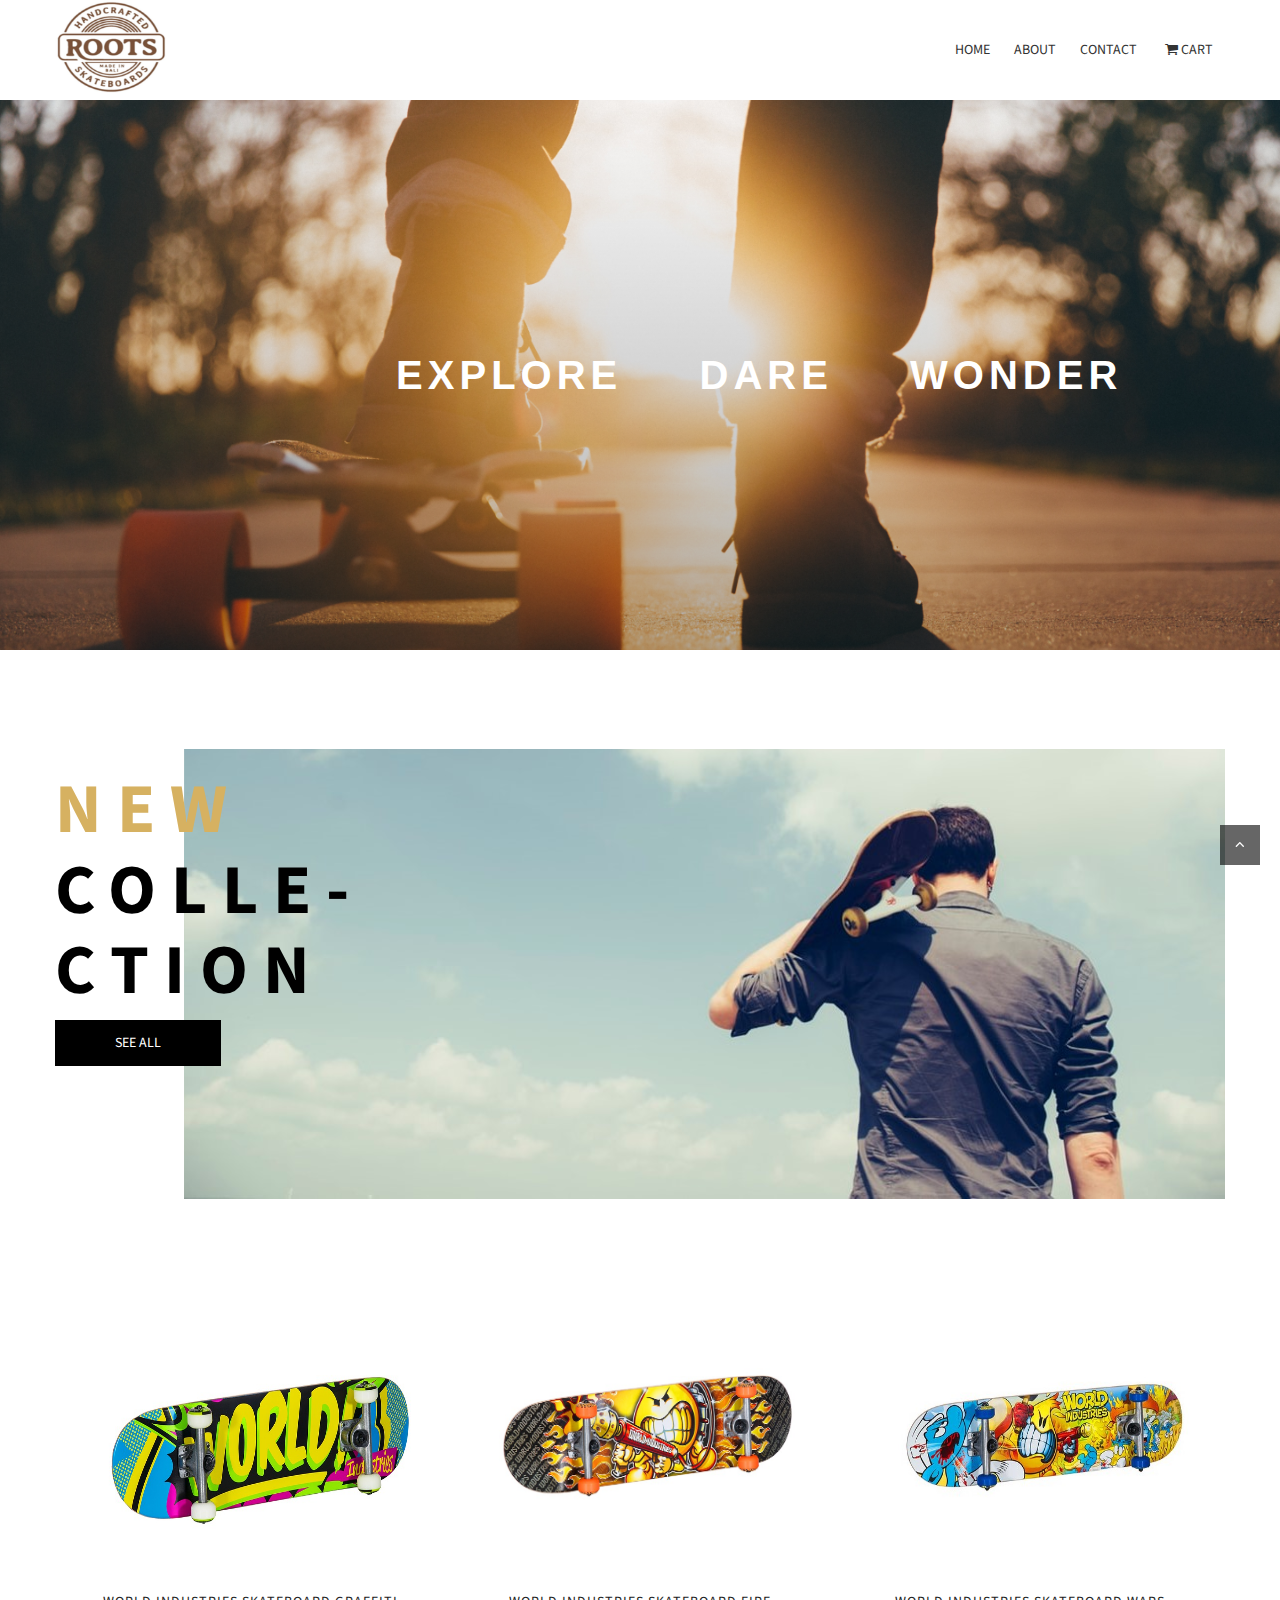
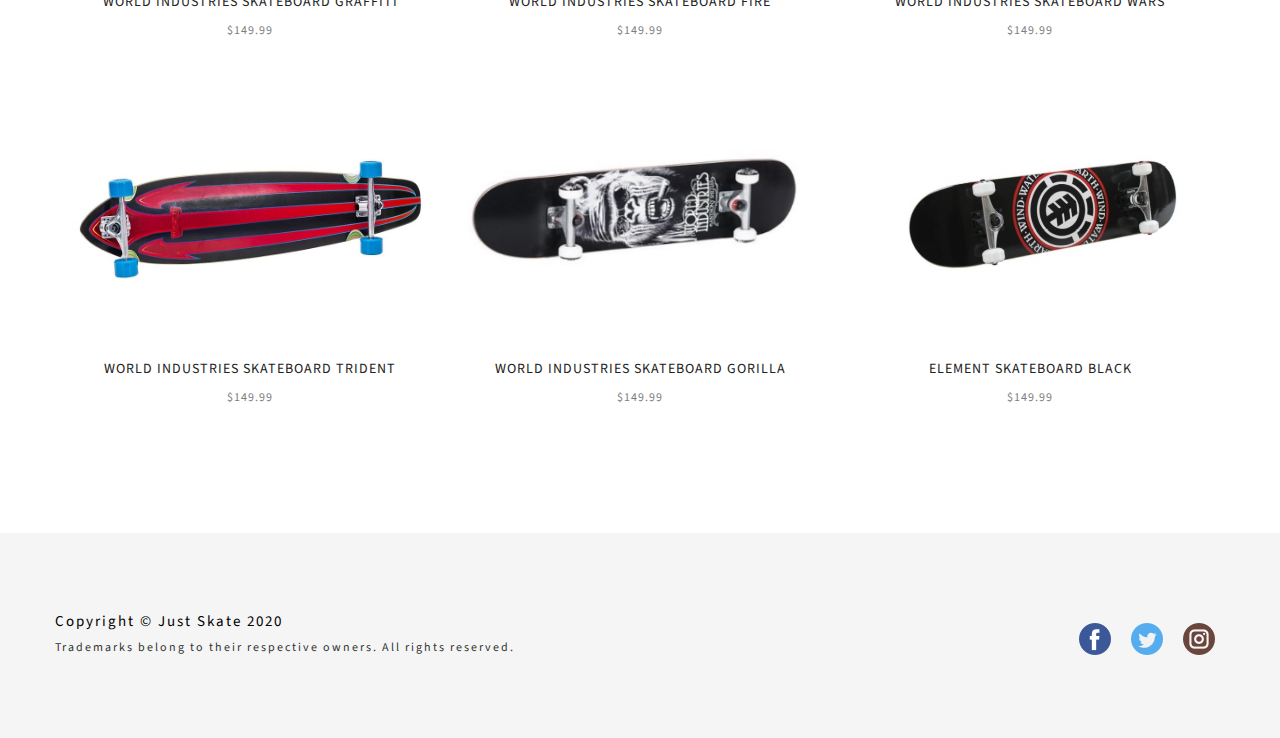
<file: RootsSkate/index.html>
<!DOCTYPE html>
<html lang="en">

<head>
    <meta charset="UTF-8">
    <title>Roots Skate Shop</title>

    <link rel="icon" type="image/png" sizes="32x32" href="images/favicon-32x32.png">

    <link rel="stylesheet" href="css/normalize.css">
    <link rel="stylesheet" href="css/fontello.css">
    <link rel="stylesheet" href="css/main.css">
    <link href="https://fonts.googleapis.com/css?family=Source+Sans+Pro:200,300,400" rel="stylesheet">
</head>

<body>

    <div id="header">
        <div class="container clearfix">

            <div id="logo">
                <img src="images/ms-icon-144x144.png" width="112" height="100" alt="Skater">
            </div>

            <div id="nav">
                <ul class="clearfix">
                    <li><a href="index.html">home</a></li>
                    <!-- <li><a href="#">shop</a></li> -->
                    <li><a href="about.html">about</a></li>
                    <li><a href="contact.html">contact</a></li>
                    <li><a href="#"><i class="icon-basket"></i>cart</a></li>
                </ul>
            </div>

        </div>
    </div>

    <div id="content">
        <div class="slider">

            <span>
                <h1>explore &emsp; dare &emsp; wonder</h1>
            </span>

        </div>

        <div class="new-collection">
            <div class="container clearfix">
                <div class="title"><span class="golden-title">new</span><br>colle-<br>ction</div>
                <a href="shop.html" class="button link">see all</a>
                <div class="background"></div>
            </div>
        </div>

        <div class="recent-product">
            <div class="container">

                <div class="products">
                    <ul class="clearfix row">
                        <li class="col-4 product">
                            <div class="thumbnail">
                                <img src="images/product-1.jpg" alt="product">
                                <div class="cover">

                                </div>
                            </div>
                            <div class="info">
                                <h3 class="title">
                                    <a href="#">World Industries Skateboard Graffiti</a>
                                </h3>
                                <div class="price">$149.99</div>
                            </div>
                        </li>
                        <li class="col-4 product">
                            <div class="thumbnail">
                                <img src="images/product-2.jpg" alt="product">
                                <div class="cover">

                                </div>
                            </div>
                            <div class="info">
                                <h3 class="title">
                                    <a href="#">World Industries Skateboard Fire</a>
                                </h3>
                                <div class="price">$149.99</div>
                            </div>
                        </li>
                        <li class="col-4 product">
                            <div class="thumbnail">
                                <img src="images/product-3.jpg" alt="product">
                                <div class="cover">

                                </div>
                            </div>
                            <div class="info">
                                <h3 class="title">
                                    <a href="#">World Industries Skateboard Wars</a>
                                </h3>
                                <div class="price">$149.99</div>
                            </div>
                        </li>
                        <li class="col-4 product">
                            <div class="thumbnail">
                                <img src="images/product-4.jpg" alt="product">
                                <div class="cover">

                                </div>
                            </div>
                            <div class="info">
                                <h3 class="title">
                                    <a href="#">World Industries Skateboard Trident</a>
                                </h3>
                                <div class="price">$149.99</div>
                            </div>
                        </li>
                        <li class="col-4 product">
                            <div class="thumbnail">
                                <img src="images/product-5.jpg" alt="product">
                                <div class="cover">

                                </div>
                            </div>
                            <div class="info">
                                <h3 class="title">
                                    <a href="#">World Industries Skateboard Gorilla</a>
                                </h3>
                                <div class="price">$149.99</div>
                            </div>
                        </li>
                        <li class="col-4 product">
                            <div class="thumbnail">
                                <img src="images/product-6.jpg" alt="product">
                                <div class="cover">

                                </div>
                            </div>
                            <div class="info">
                                <h3 class="title">
                                    <a href="#">Element Skateboard Black</a>
                                </h3>
                                <div class="price">$149.99</div>
                            </div>
                        </li>
                    </ul>
                </div>


            </div>
        </div>

    </div>

    <div id="footer">
        <div class="container clearfix">
            <div class="copyright">
                <div class="title">Copyright &copy; Just Skate 2020</div>
                <div class="subtitle">Trademarks belong to their respective owners. All rights reserved.</div>
            </div>

            <div class="social-media">
                <ul class="clearfix">
                    <li>
                        <a href="https://www.facebook.com/" target="_blank">
                            <img src="images/social-facebook.png" alt="facebook">
                        </a>
                    </li>
                    <li>
                        <a href="https://twitter.com/?lang=en" target="_blank">
                            <img src="images/social-twitter.png" alt="twitter">
                        </a>
                    </li>
                    <li>
                        <a href="https://www.instagram.com/" target="_blank">
                            <img src="images/social-instagram.png" alt="instagram">
                        </a>
                    </li>
                </ul>
            </div>
        </div>
    </div>

    <a href="#header" id="go-top"><i class="icon-go-top"></i></a>

</body>

</html>
</file>
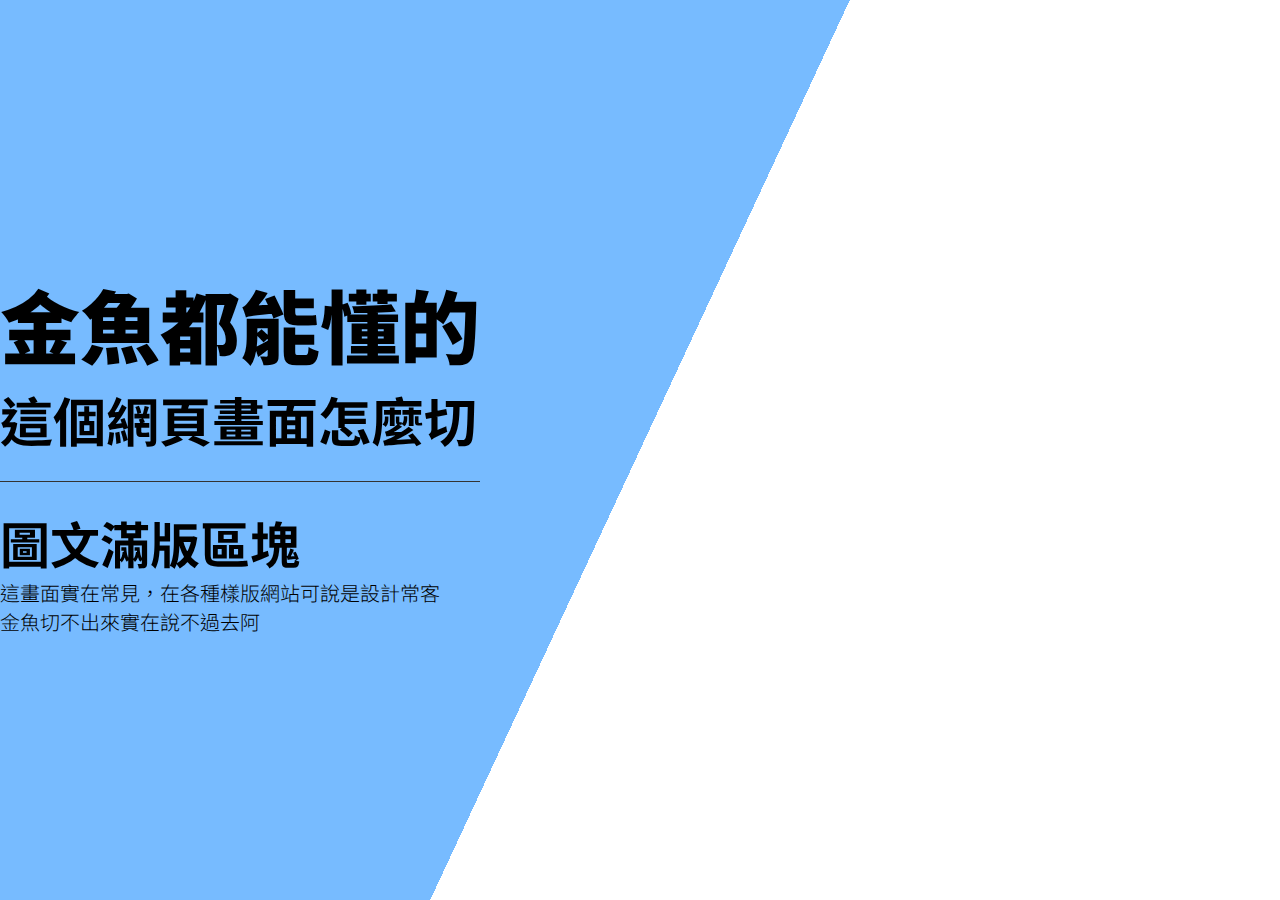
<file: goldfish/goldfish01.html>
<!DOCTYPE html>
<html lang="en">

<head>
    <meta charset="UTF-8">
    <meta name="viewport" content="width=device-width, initial-scale=1.0">
    <title>圖文滿版區塊</title>
    <style>
        @import url("https://fonts.googleapis.com/css?family=Noto+Sans+TC:100,300,400,500,700,900&display=swap");
        * {
            margin: 0;
            padding: 0;
            list-style: none;
            font-family: 'Noto Sans TC', sans-serif;
        }
        
        .banner {
            width: 100%;
            height: 100vh;
            background-color: #ccc;
            background: linear-gradient(115deg, #7bf 50%, transparent 50%) center center / 100% 100%, url("https://picsum.photos/1200/600?random=10") right center / auto 100%;
        }
        
        .container {
            width: 100%;
            max-width: 1440px;
            height: 100%;
            margin: auto;
        }
        
        .banner-txt {
            height: 100%;
            display: flex;
            flex-direction: column;
            justify-content: center;
            align-items: flex-start;
        }
        
        .banner-txt h1 {
            font-size: 80px;
            border-bottom: 1px solid #333;
            font-weight: 900;
            padding-bottom: .3em;
            margin-bottom: .3em;
        }
        
        .banner-txt h1 small {
            display: block;
            font-size: 53px;
            font-weight: 700;
        }
        
        .banner-txt h2 {
            font-size: 50px;
            font-weight: 700;
        }
        
        .banner-txt p {
            font-size: 20px;
            font-weight: 300;
        }
    </style>
</head>

<body>
    <div class="banner">
        <div class="container">
            <div class="banner-txt">
                <h1>
                    金魚都能懂的
                    <small>
                        這個網頁畫面怎麼切
                    </small>
                </h1>
                <h2>圖文滿版區塊</h2>
                <p>這畫面實在常見，在各種樣版網站可說是設計常客<br> 金魚切不出來實在說不過去阿
                </p>
            </div>
        </div>
    </div>
</body>

</html>
</file>
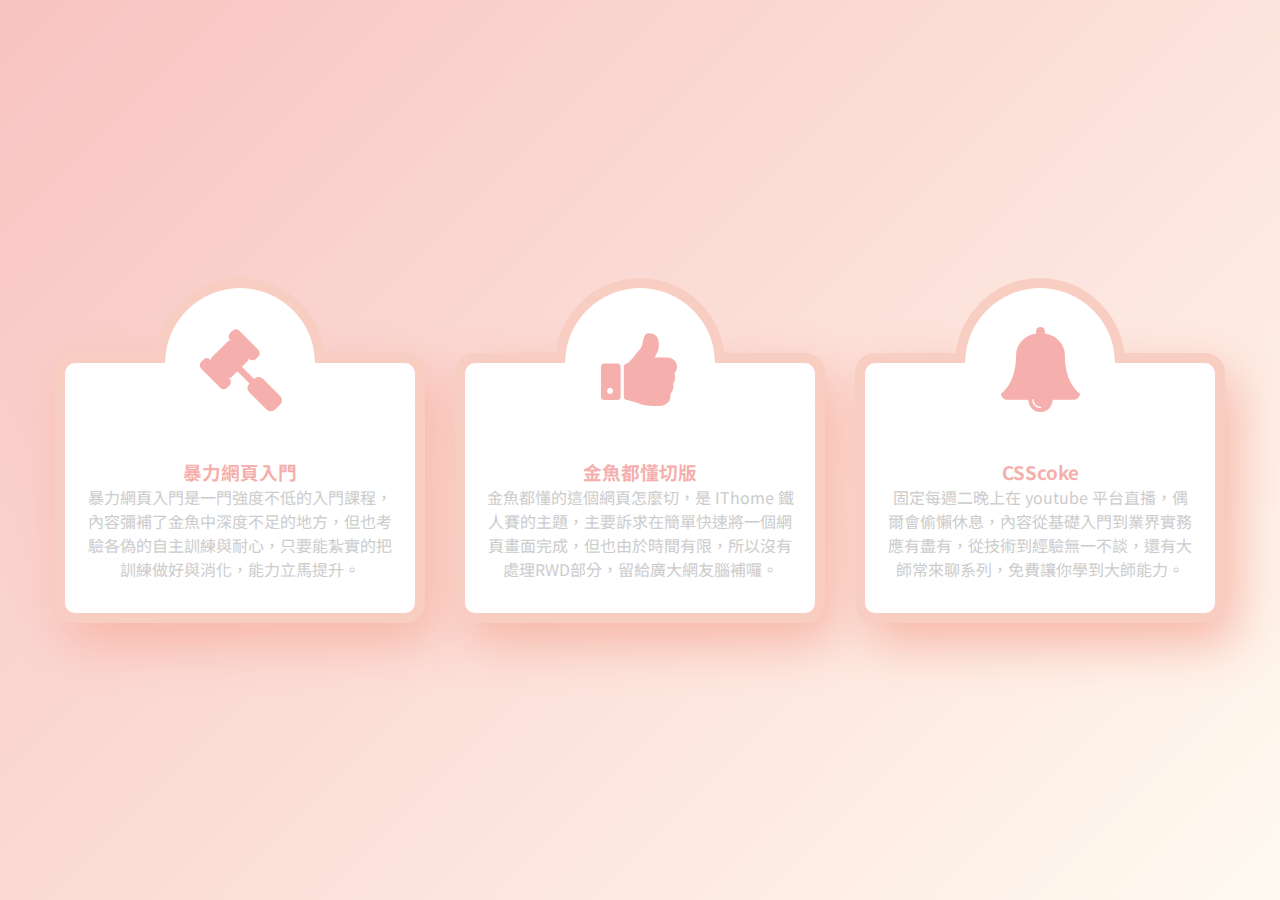
<file: goldfish/goldfish11.html>
<!DOCTYPE html>
<html lang="en">

<head>
    <meta charset="UTF-8">
    <meta name="viewport" content="width=device-width, initial-scale=1.0">
    <title>破格式設計</title>
    <style>
        @import url("https://fonts.googleapis.com/css?family=Noto+Sans+TC:100,300,400,500,700,900&display=swap");
        @import url("https://maxcdn.bootstrapcdn.com/font-awesome/4.4.0/css/font-awesome.min.css");
        * {
            margin: 0;
            padding: 0;
            list-style: none;
            font-family: 'Noto Sans TC', serif;
        }
        
        html,
        body {
            height: 100%;
        }
        
        body {
            display: flex;
            align-items: center;
            background-image: linear-gradient(-45deg, #fffaf0, #f8c3c1)
        }
        
        .wrap {
            display: flex;
            width: 1200px;
            margin: auto;
            padding-top: 75px;
        }
        
        .item {
            width: 370px;
            margin: 0 15px;
            text-align: center;
            border: 10px solid #f9cec2;
            background-color: #fff;
            border-radius: 20px;
            box-shadow: 10px 20px 50px #f7b6a7;
        }
        
        .item h3 {
            color: #f5afac;
        }
        
        .item p {
            color: #ccc;
        }
        
        .item .icon {
            width: 150px;
            height: 150px;
            background-color: #fff;
            margin: -75px auto 0;
            font-size: 85px;
            line-height: 150px;
            border-radius: 50%;
            color: #f5afac;
            position: relative;
        }
        
        .item .icon:before {
            content: '';
            position: absolute;
            width: 100%;
            height: 100%;
            border-top: 10px solid #f9cec2;
            border-right: 10px solid #f9cec2;
            border-bottom: 10px solid transparent;
            border-left: 10px solid transparent;
            left: -10px;
            top: -10px;
            border-radius: 50%;
            transform: rotate(-45deg);
        }
        
        .item:hover .fa {
            animation: shake .2s linear infinite alternate;
        }
        
        .item:hover .fa-thumbs-up {
            animation: upsideDown .25s linear 1 alternate forwards;
            animation: thumbsUp .3s linear infinite alternate;
        }
        
        .item .txt {
            padding: 20px 20px 2em;
        }
        
        @keyframes shake {
            0% {
                transform: rotate(-10deg);
            }
            100% {
                transform: rotate(10deg);
            }
        }
        
        @keyframes upsideDown {
            0% {
                transform: rotate(0deg);
            }
            100% {
                transform: rotate(-180deg);
            }
        }
        
        @keyframes thumbsUp {
            0% {
                transform: translateY(0);
            }
            100% {
                transform: translateY(-40px);
            }
        }
    </style>
</head>

<body>
    <div class="wrap">
        <div class="item">
            <div class="icon">
                <i class="fa fa-gavel"></i>
            </div>
            <div class="txt">
                <h3>暴力網頁入門</h3>
                <p>暴力網頁入門是一門強度不低的入門課程，內容彌補了金魚中深度不足的地方，但也考驗各偽的自主訓練與耐心，只要能紮實的把訓練做好與消化，能力立馬提升。</p>
            </div>
        </div>
        <div class="item">
            <div class="icon">
                <i class="fa fa-thumbs-up"></i>
            </div>
            <div class="txt">
                <h3>金魚都懂切版</h3>
                <p>金魚都懂的這個網頁怎麼切，是 IThome 鐵人賽的主題，主要訴求在簡單快速將一個網頁畫面完成，但也由於時間有限，所以沒有處理RWD部分，留給廣大網友腦補囉。</p>
            </div>
        </div>
        <div class="item">
            <div class="icon">
                <i class="fa fa-bell"></i>
            </div>
            <div class="txt">
                <h3>CSScoke</h3>
                <p>固定每週二晚上在 youtube 平台直播，偶爾會偷懶休息，內容從基礎入門到業界實務應有盡有，從技術到經驗無一不談，還有大師常來聊系列，免費讓你學到大師能力。</p>
            </div>
        </div>
    </div>
</body>

</html>
</file>
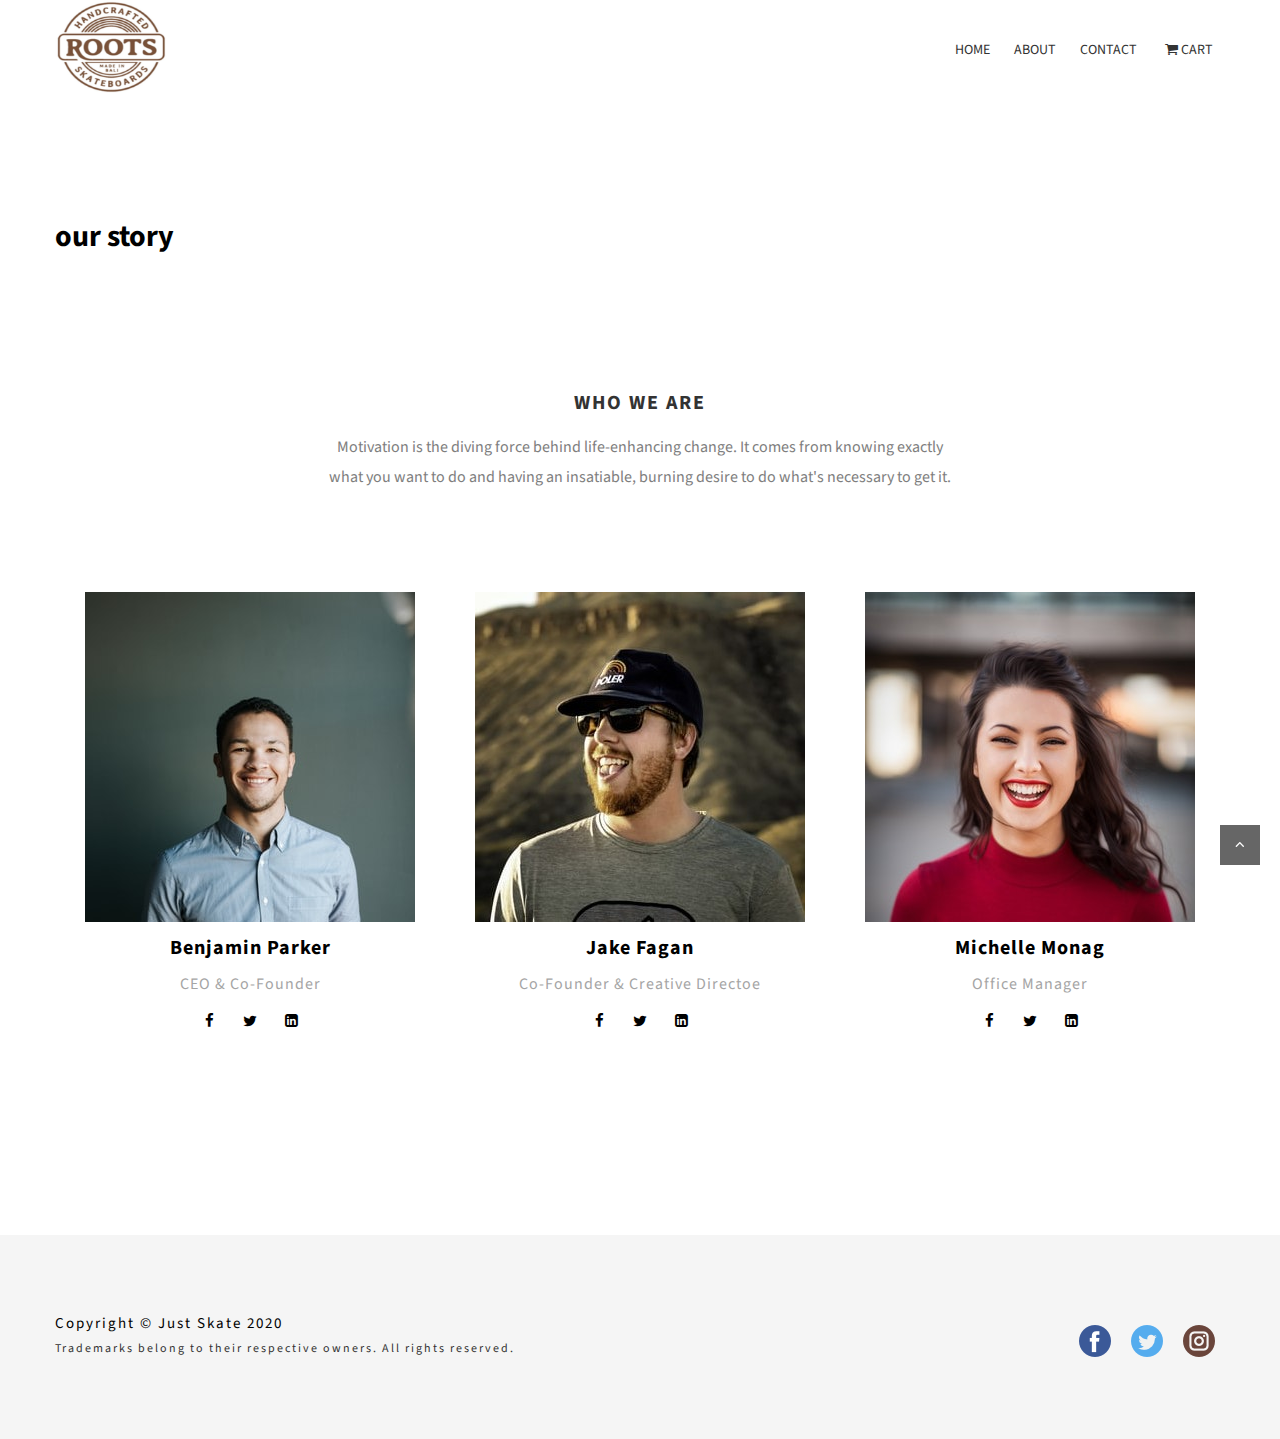
<file: RootsSkate/about.html>
<!DOCTYPE html>
<html lang="en">

<head>
    <meta charset="UTF-8">
    <title>About</title>

    <link rel="icon" type="image/png" sizes="32x32" href="images/favicon-32x32.png">

    <!-- 連結CSS -->
    <link rel="stylesheet" href="css/normalize.css">
    <link rel="stylesheet" href="css/fontello.css">
    <link rel="stylesheet" href="css/main.css">
    <link href="https://fonts.googleapis.com/css?family=Source+Sans+Pro:200,300,400" rel="stylesheet">

</head>

<body class="about">

    <div id="header">
        <div class="container clearfix">

            <div id="logo">
                <img src="images/ms-icon-144x144.png" width="112" height="100" alt="Skater">
            </div>

            <div id="nav">
                <ul class="clearfix">
                    <li><a href="index.html">home</a></li>
                    <!-- <li><a href="#">shop</a></li> -->
                    <li><a href="about.html">about</a></li>
                    <li><a href="contact.html">contact</a></li>
                    <li><a href="#"><i class="icon-basket"></i>cart</a></li>
                </ul>
            </div>

        </div>
    </div>

    <div id="content">
        <div class="header">
            <div class="container">
                <h1 class="title">our story</h1>
            </div>
        </div>

        <div class="team-member">
            <div class="container">

                <div class="intro big">
                    <h2 class="title">
                        Who we are
                    </h2>
                    <p class="subtitle">
                        Motivation is the diving force behind life-enhancing change. It comes from knowing exactly <br> what you want to do and having an insatiable, burning desire to do what's necessary to get it.
                    </p>
                </div>

                <div class="members">
                    <ul class="clearfix row">
                        <li class="col-4 member">
                            <div class="wrap">
                                <div class="avatar">
                                    <img src="images/member-1.jpg" alt="avatar">
                                </div>
                                <div class="info">
                                    <h3 class="name">Benjamin Parker</h3>
                                    <div class="title">CEO &amp; Co-Founder</div>
                                </div>
                                <div class="social-media">
                                    <ul class="clearfix">
                                        <li><a href="https://www.facebook.com/" target="_blank"><i class="icon-facebook"></i></a></li>
                                        <li><a href="https://twitter.com/?lang=en" target="_blank"><i class="icon-twitter"></i></a></li>
                                        <li><a href="https://www.linkedin.com/" target="_blank"><i class="icon-linkedin"></i></a></li>
                                    </ul>
                                </div>
                            </div>
                        </li>
                        <li class="col-4 member">
                            <div class="wrap">
                                <div class="avatar">
                                    <img src="images/member-2.jpg" alt="avatar">
                                </div>
                                <div class="info">
                                    <h3 class="name">Jake Fagan</h3>
                                    <div class="title">Co-Founder &amp; Creative Directoe</div>
                                </div>
                                <div class="social-media">
                                    <ul class="clearfix">
                                        <li><a href="https://www.facebook.com/" target="_blank"><i class="icon-facebook"></i></a></li>
                                        <li><a href="https://twitter.com/?lang=en" target="_blank"><i class="icon-twitter"></i></a></li>
                                        <li><a href="https://www.linkedin.com/" target="_blank"><i class="icon-linkedin"></i></a></li>
                                    </ul>
                                </div>
                            </div>

                        </li>
                        <li class="col-4 member">
                            <div class="wrap">
                                <div class="avatar">
                                    <img src="images/member-3.jpg" alt="avatar">
                                </div>
                                <div class="info">
                                    <h3 class="name">Michelle Monag</h3>
                                    <div class="title">Office Manager</div>
                                </div>
                                <div class="social-media">
                                    <ul class="clearfix">
                                        <li><a href="https://www.facebook.com/" target="_blank"><i class="icon-facebook"></i></a></li>
                                        <li><a href="https://twitter.com/?lang=en" target="_blank"><i class="icon-twitter"></i></a></li>
                                        <li><a href="https://www.linkedin.com/" target="_blank"><i class="icon-linkedin"></i></a></li>
                                    </ul>
                                </div>

                            </div>
                        </li>
                    </ul>
                </div>
            </div>
        </div>

    </div>

    <div id="footer">
        <div class="container clearfix">
            <div class="copyright">
                <div class="title">Copyright &copy; Just Skate 2020</div>
                <div class="subtitle">Trademarks belong to their respective owners. All rights reserved.</div>
            </div>

            <div class="social-media">
                <ul class="clearfix">
                    <li>
                        <a href="https://www.facebook.com/" target="_blank">
                            <img src="images/social-facebook.png" alt="facebook">
                        </a>
                    </li>
                    <li>
                        <a href="https://twitter.com/?lang=en" target="_blank">
                            <img src="images/social-twitter.png" alt="twitter">
                        </a>
                    </li>
                    <li>
                        <a href="https://www.instagram.com/" target="_blank">
                            <img src="images/social-instagram.png" alt="instagram">
                        </a>
                    </li>
                </ul>
            </div>
        </div>
    </div>

    <a href="#header" id="go-top"><i class="icon-go-top"></i></a>


</body>

</html>
</file>
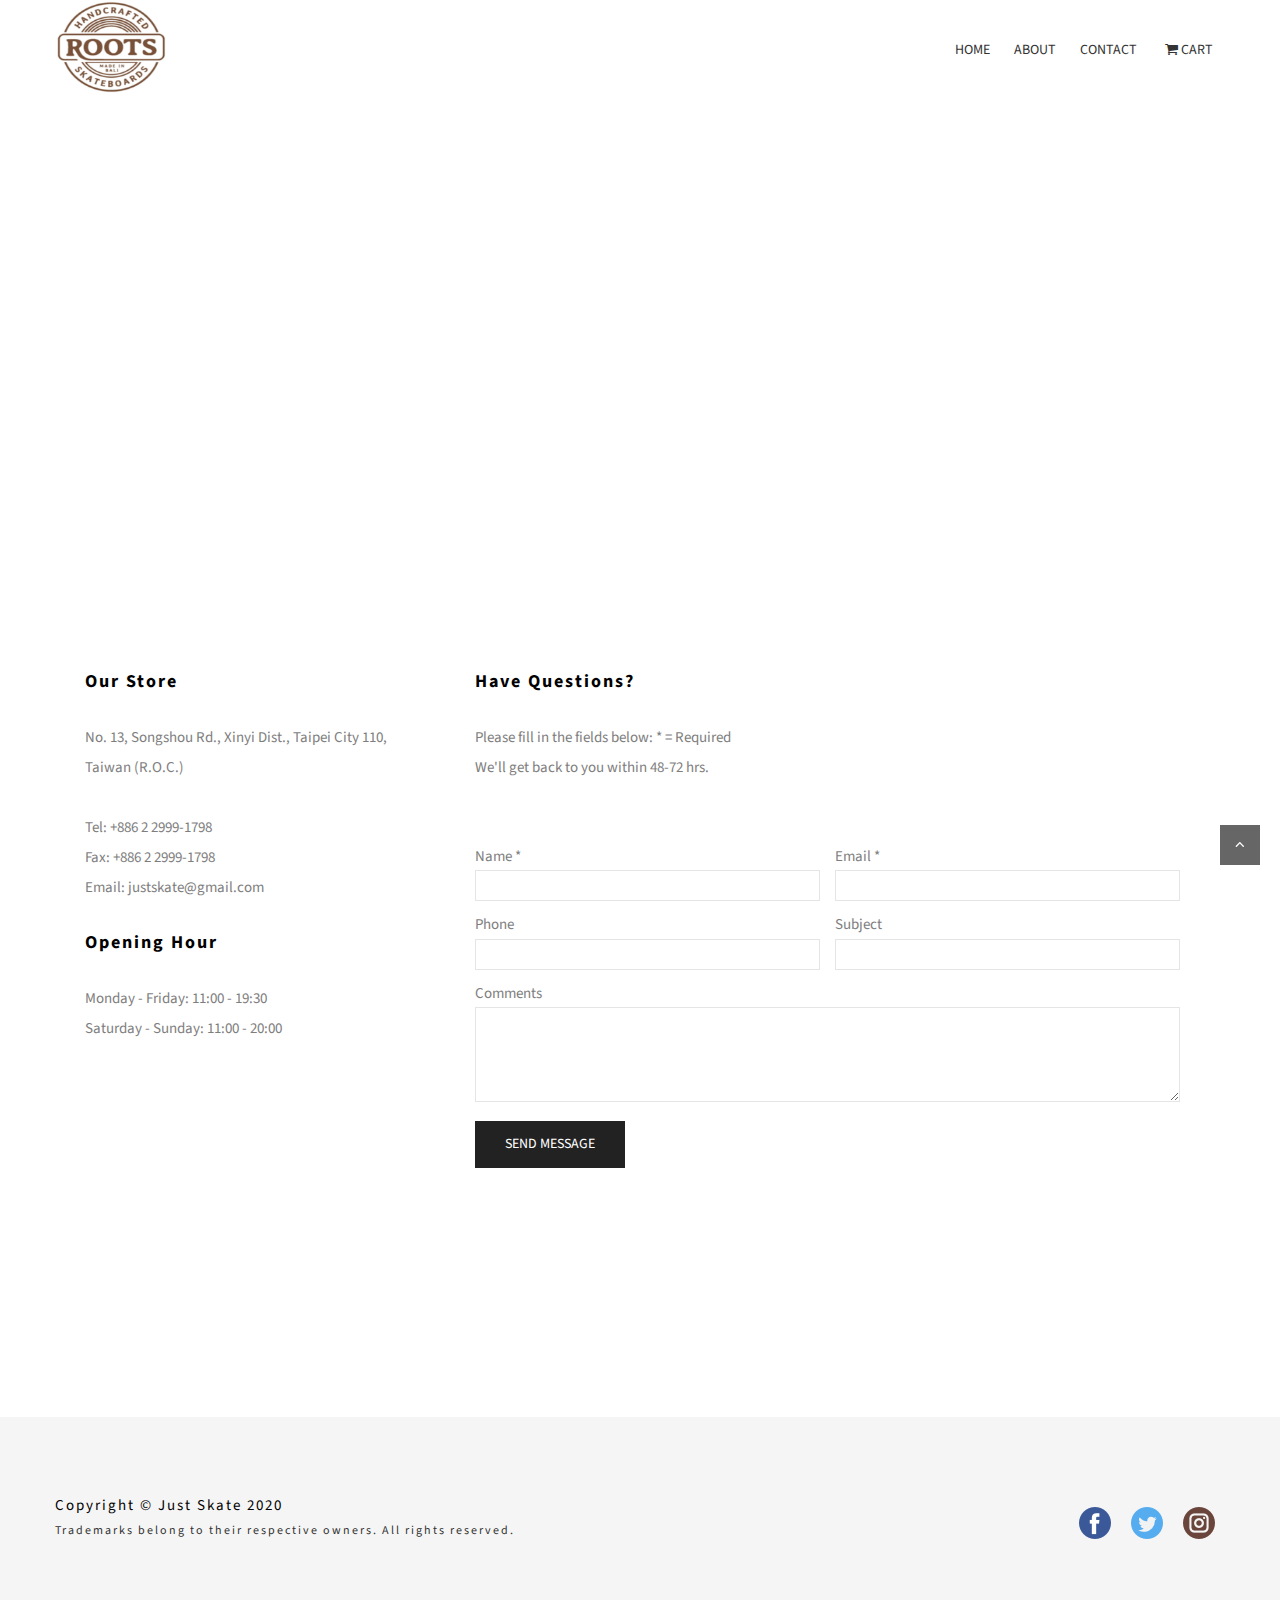
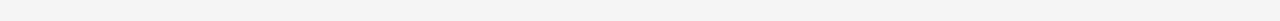
<file: RootsSkate/contact.html>
<!DOCTYPE html>
<html lang="en">

<head>
    <meta charset="UTF-8">
    <title>Contact</title>

    <link rel="icon" type="image/png" sizes="32x32" href="images/favicon-32x32.png">

    <!-- 連結CSS -->
    <link rel="stylesheet" href="css/normalize.css">
    <link rel="stylesheet" href="css/fontello.css">
    <link rel="stylesheet" href="css/main.css">
    <link href="https://fonts.googleapis.com/css?family=Source+Sans+Pro:200,300,400" rel="stylesheet">

</head>

<body class="contact">

    <div id="header">
        <div class="container clearfix">

            <div id="logo">
                <img src="images/ms-icon-144x144.png" width="112" height="100" alt="Skater">
            </div>

            <div id="nav">
                <ul class="clearfix">
                    <li><a href="index.html">home</a></li>
                    <!-- <li><a href="#">shop</a></li> -->
                    <li><a href="about.html">about</a></li>
                    <li><a href="contact.html">contact</a></li>
                    <li><a href="#"><i class="icon-basket"></i>cart</a></li>
                </ul>
            </div>


        </div>
    </div>

    <div id="content">
        <iframe src="https://www.google.com/maps/embed?pb=!1m18!1m12!1m3!1d3614.9390098163053!2d121.56572361500625!3d25.03614378397135!2m3!1f0!2f0!3f0!3m2!1i1024!2i768!4f13.1!3m3!1m2!1s0x3442ab43ab5a86c1%3A0x400f5859b70ce0b7!2zMTEw5Y-w5YyX5biC5L-h576p5Y2A5p2-5aO96LevMTPomZ8!5e0!3m2!1szh-TW!2stw!4v1573633685991!5m2!1szh-TW!2stw"
            width="100%" height="450" frameborder="0" style="border:0" allowfullscreen></iframe>

        <div class="content">
            <div class="container">
                <div class="row">
                    <div class="col-4 office-info">

                        <h3 class="title">our store</h3>

                        <div class="contact-info">
                            <div class="address">No. 13, Songshou Rd., Xinyi Dist., Taipei City 110, Taiwan (R.O.C.)</div>
                            <div class="info">
                                <label>Tel: </label>
                                <a href="tel:+886-2-2999-1798">+886 2 2999-1798</a>
                            </div>
                            <div class="info">
                                <label>Fax: </label>
                                <a href="tel:+886-2-2999-1798">+886 2 2999-1798</a>
                            </div>
                            <div class="info">
                                <label>Email: </label>
                                <a href="mailto:justskate@gmail.com">justskate@gmail.com</a>
                            </div>
                        </div>
                        <h3 class="title">opening hour</h3>
                        <div class="contact-info">
                            <div class="weekday">Monday - Friday: 11:00 - 19:30</div>
                            <div class="holiday">Saturday - Sunday: 11:00 - 20:00</div>
                        </div>
                    </div>
                    <div class="col-8 question">

                        <h3 class="title">have questions?</h3>
                        <p>Please fill in the fields below: * = Required<br>We'll get back to you within 48-72 hrs.</p>

                        <form action="#" class="contact-form" method="post">
                            <div class="row">

                                <div class="col-6">
                                    <label for="name">name *</label>
                                    <input type="text" name="name" id="name" required>
                                </div>
                                <div class="col-6">
                                    <label for="email">email *</label>
                                    <input type="text" name="email" id="email" required>
                                </div>
                                <div class="col-6">
                                    <label for="phone">phone</label>
                                    <input type="text" name="phone" id="phone">
                                </div>
                                <div class="col-6">
                                    <label for="subject">subject</label>
                                    <input type="text" name="subject" id="subject">
                                </div>
                                <div class="col-12">
                                    <label for="comments">comments</label>
                                    <textarea name="comments" id="comments"></textarea>
                                </div>
                                <div class="col-12">
                                    <button class="button black">send message</button>
                                </div>
                            </div>
                        </form>
                    </div>
                </div>

            </div>
        </div>
    </div>

    <div id="footer">
        <div class="container clearfix">
            <div class="copyright">
                <div class="title">Copyright &copy; Just Skate 2020</div>
                <div class="subtitle">Trademarks belong to their respective owners. All rights reserved.</div>
            </div>

            <div class="social-media">
                <ul class="clearfix">
                    <li>
                        <a href="https://www.facebook.com/" target="_blank">
                            <img src="images/social-facebook.png" alt="facebook">
                        </a>
                    </li>
                    <li>
                        <a href="https://twitter.com/?lang=en" target="_blank">
                            <img src="images/social-twitter.png" alt="twitter">
                        </a>
                    </li>
                    <li>
                        <a href="https://www.instagram.com/" target="_blank">
                            <img src="images/social-instagram.png" alt="instagram">
                        </a>
                    </li>
                </ul>
            </div>
        </div>
    </div>

    <a href="#header" id="go-top"><i class="icon-go-top"></i></a>

</body>

</html>
</file>
<file: RootsSkate/css/fontello.css>
@font-face {
  font-family: 'fontello';
  src: url('../font/fontello.eot?39650292');
  src: url('../font/fontello.eot?39650292#iefix') format('embedded-opentype'),
       url('../font/fontello.woff2?39650292') format('woff2'),
       url('../font/fontello.woff?39650292') format('woff'),
       url('../font/fontello.ttf?39650292') format('truetype'),
       url('../font/fontello.svg?39650292#fontello') format('svg');
  font-weight: normal;
  font-style: normal;
}
/* Chrome hack: SVG is rendered more smooth in Windozze. 100% magic, uncomment if you need it. */
/* Note, that will break hinting! In other OS-es font will be not as sharp as it could be */
/*
@media screen and (-webkit-min-device-pixel-ratio:0) {
  @font-face {
    font-family: 'fontello';
    src: url('../font/fontello.svg?39650292#fontello') format('svg');
  }
}
*/
 
 [class^="icon-"]:before, [class*=" icon-"]:before {
  font-family: "fontello";
  font-style: normal;
  font-weight: normal;
  speak: none;
 
  display: inline-block;
  text-decoration: inherit;
  width: 1em;
  margin-right: .2em;
  text-align: center;
  /* opacity: .8; */
 
  /* For safety - reset parent styles, that can break glyph codes*/
  font-variant: normal;
  text-transform: none;
 
  /* fix buttons height, for twitter bootstrap */
  line-height: 1em;
 
  /* Animation center compensation - margins should be symmetric */
  /* remove if not needed */
  margin-left: .2em;
 
  /* you can be more comfortable with increased icons size */
  /* font-size: 120%; */
 
  /* Font smoothing. That was taken from TWBS */
  -webkit-font-smoothing: antialiased;
  -moz-osx-font-smoothing: grayscale;
 
  /* Uncomment for 3D effect */
  /* text-shadow: 1px 1px 1px rgba(127, 127, 127, 0.3); */
}
 
.icon-gplus:before { content: '\e800'; } /* '' */
.icon-search:before { content: '\e801'; } /* '' */
.icon-basket:before { content: '\e802'; } /* '' */
.icon-location:before { content: '\e803'; } /* '' */
.icon-lightbulb:before { content: '\e804'; } /* '' */
.icon-window:before { content: '\e805'; } /* '' */
.icon-laptop:before { content: '\e806'; } /* '' */
.icon-linegraph:before { content: '\e807'; } /* '' */
.icon-database:before { content: '\e808'; } /* '' */
.icon-002-imac:before { content: '\e809'; } /* '' */
.icon-layers:before { content: '\e80a'; } /* '' */
.icon-user:before { content: '\e80b'; } /* '' */
.icon-basket-circled:before { content: '\e80c'; } /* '' */
.icon-search-circled:before { content: '\e80d'; } /* '' */
.icon-instagram:before { content: '\f05d'; } /* '' */
.icon-twitter:before { content: '\f099'; } /* '' */
.icon-facebook:before { content: '\f09a'; } /* '' */
.icon-go-top:before { content: '\f106'; } /* '' */
.icon-circle-empty:before { content: '\f10c'; } /* '' */
.icon-behance:before { content: '\f1b4'; } /* '' */
.icon-linkedin:before { content: '\f30c'; } /* '' */
.icon-dribbble:before { content: '\f31b'; } /* '' */
</file>
<file: RootsSkate/css/main.css>
* {
    -webkit-box-sizing: border-box;
    box-sizing: border-box;
}

body {
    font-family: 'Source Sans Pro', sans-serif;
    font-size: 15px;
    font-weight: 400;
    -webkit-font-smoothing: antialiased;
    -moz-font-smoothing: antialiased;
}

ul {
    margin: 0;
    padding-left: 0;
    list-style-type: none;
}

img {
    display: block;
}

p {
    color: #7e7e7e;
    line-height: 30px;
}

.container {
    display: block;
    width: 1170px;
    margin: 0 auto;
}

.button {
    display: inline-block;
    margin-top: 30px;
    margin-bottom: 30px;
    padding: 15px 30px;
    border: none;
    background: #fff;
    color: #222;
    text-decoration: none;
    text-transform: uppercase;
    font-size: 14px;
}

.button.link {
    position: relative;
    top: 240px;
    padding: 15px 60px;
    background: #000;
    color: #fff;
    -webkit-transition: 0.2s linear all;
    transition: 0.2s linear all;
}

.button.link:hover {
    background: #d6b161;
    color: #fff;
}

.button.black {
    background: #222;
    color: white;
    -webkit-transition: 0.2s linear all;
    transition: 0.2s linear all;
}

.button.black:hover {
    background: #d6b161;
}

.clearfix:after,
.row:after {
    content: "";
    display: table;
    clear: both;
}

.col-4,
.col-6,
.col-8,
.col-12 {
    float: left;
    padding: 0 30px;
}

.col-4 {
    width: 33.3333333%;
}

.col-6 {
    width: 50%;
}

.col-8 {
    width: 66.66667%;
}

.col-12 {
    width: 100%;
}

#logo {
    float: left;
}

#nav {
    float: right;
    text-transform: uppercase;
    line-height: 100px;
}

#nav li {
    float: left;
}

#nav a {
    padding: 0 12px;
    color: #333;
    text-decoration: none;
    font-size: 14px;
}

#nav a:hover {
    color: #d6b161;
}

.contact-info {
    color: #7e7e7e;
    line-height: 30px;
    margin-bottom: 30px;
}

.contact-info a {
    color: #7e7e7e;
    text-decoration: none;
}

.contact-form {
    display: inline-block;
    margin-top: 50px;
}

.contact-form .col-6,
.contact-form .col-12 {
    margin-bottom: 15px;
    padding: 0px 15px 0px 0px;
}

.contact-form .col-6.col-12.btn-mid,
.contact-form .col-12.col-12.btn-mid {
    text-align: center;
}

.contact-form label {
    display: inline-block;
    margin-bottom: 5px;
    text-transform: capitalize;
    color: #7e7e7e;
}

.contact-form input,
.contact-form textarea {
    padding: 6px 12px;
    border: 1px solid #e5e5e5;
    width: 100%;
}

.contact-form textarea {
    height: 95px;
}

.contact-form button {
    margin-top: 0;
}

.contact-form select {
    display: inline-block;
    margin-bottom: 5px;
    text-transform: capitalize;
    color: #7e7e7e;
    padding: 6px 12px;
    border: 1px solid #e5e5e5;
    width: 100%;
}

.contact-form option {
    font-weight: normal;
    display: block;
    white-space: pre;
    min-height: 1.2em;
    padding: 0px 2px 1px;
}

.contact #content .title {
    margin-bottom: 30px;
    font-size: 18px;
    letter-spacing: 2px;
    text-transform: capitalize;
}

.contact .content {
    padding: 100px 0;
}

.contact .contact-info .address {
    margin-bottom: 30px;
}

#content>div {
    padding-top: 100px;
}

.slider {
    background-image: linear-gradient(rgba(0, 0, 0, 0), rgba(0, 0, 0, 0.3)), url(../images/cover.jpg);
    background-size: cover;
    background-position: 50% 50%;
    background-repeat: no-repeat;
    width: 100%;
    height: 550px;
    position: relative;
}

.slider span {
    position: absolute;
    margin: 0 auto;
    top: calc((550px - 99.2px) / 2);
    left: calc((1518.4px - 726.16px) / 2);
}

.slider h1 {
    font-family: 'Montserrat', sans-serif;
    font-weight: bold;
    font-size: 2.5rem;
    color: #fff;
    text-align: center;
    text-transform: uppercase;
    letter-spacing: 5px;
}

.intro {
    text-align: center;
    margin-bottom: 100px;
}

.intro h2 {
    margin: 17px;
    padding-bottom: 10px;
    text-transform: uppercase;
    letter-spacing: 2px;
    color: #333;
    font-weight: bold;
    font-size: 20px;
}

.intro p {
    color: #7e7e7e;
}

.intro.big h2 {
    padding: 0;
}

.intro.big p {
    margin: 0;
}

.new-collection {
    position: relative;
}

.new-collection .row {
    padding: 0px;
}

.background {
    background-image: url(../images/collection.jpg);
    background-size: cover;
    background-position: 50% 100%;
    width: 89%;
    height: 450px;
    float: right;
    margin-top: -107px;
}

.new-collection .title {
    position: absolute;
    top: 120px;
    font-size: 70px;
    font-weight: bold;
    color: #000;
    text-transform: uppercase;
    letter-spacing: 15px;
    float: left;
}

.new-collection .golden-title {
    color: #d6b161;
}

.products li {
    float: left;
}

.product {
    padding: 0 10px;
}

.product .info {
    padding: 15px 0;
    text-align: center;
}

.product .title {
    margin: 0;
}

.product .title a {
    color: #222;
    text-decoration: none;
    font-size: 14px;
    text-transform: uppercase;
    font-weight: normal;
    letter-spacing: 1px;
}

.product .price {
    color: #7e7e7e;
    font-size: 12px;
    letter-spacing: 1px;
    line-height: 40px;
}

.thumbnail {
    position: relative;
    width: 377px;
    height: 277px;
    overflow: hidden;
}

.thumbnail img {
    width: 100%;
    height: 277px;
    -webkit-transition: 0.4s linear all;
    transition: 0.2s linear all;
}

.avatar {
    position: relative;
    width: 330px;
    height: 330px;
    overflow: hidden;
}

.col-4.member {
    transform: translateY(0px);
    transition: .5s;
}

.col-4.member:hover {
    transform: translateY(-40px);
}

.col-4.member:hover .wrap {
    background-image: linear-gradient(0deg, #d6b161, #fff);
}

.col-4.member:hover h3 {
    color: #fff;
}

.about #content .member:hover .title {
    color: #fff;
}

.about #content .member:hover a {
    color: #fff;
}

.about #content .team-member {
    padding: 100px 0;
}

.about #content .team-member h3 {
    margin: 15px 0;
    font-weight: bold;
    font-size: 20px;
    letter-spacing: 1px;
    text-align: center;
}

.about #content .member .title {
    color: #A5A5A5;
    font-size: 16px;
    letter-spacing: 1px;
    text-align: center;
}

.about #content p {
    font-size: 16px;
}

.about #content .social-media {
    position: relative;
    margin-top: 20px;
    bottom: 0;
    width: 100%;
    text-align: center;
}

.about #content .social-media ul {
    display: inline-block;
}

.about #content .social-media li {
    float: left;
    margin: 0 10px;
}

.about #content a {
    color: black;
    text-decoration: none;
}

#footer {
    background: #f5f5f5;
    position: relative;
    margin-top: 100px;
    padding: 80px 0;
}

#footer .copyright {
    float: left;
    letter-spacing: 2px;
}

#footer .copyright .subtitle {
    font-size: 12px;
    color: #323232;
    margin-top: 10px;
}

#footer .social-media {
    float: right;
}

#footer .social-media li {
    float: left;
}

#footer .social-media a {
    display: inline-block;
    margin: 10px;
    width: auto;
    height: 20px;
    line-height: 20px;
    text-align: center;
    text-decoration: none;
}

#go-top {
    position: fixed;
    right: 20px;
    bottom: 35px;
    width: 40px;
    height: 40px;
    background: rgba(0, 0, 0, .6);
    color: #fff;
    text-align: center;
    line-height: 40px;
    text-decoration: none;
}
</file>
